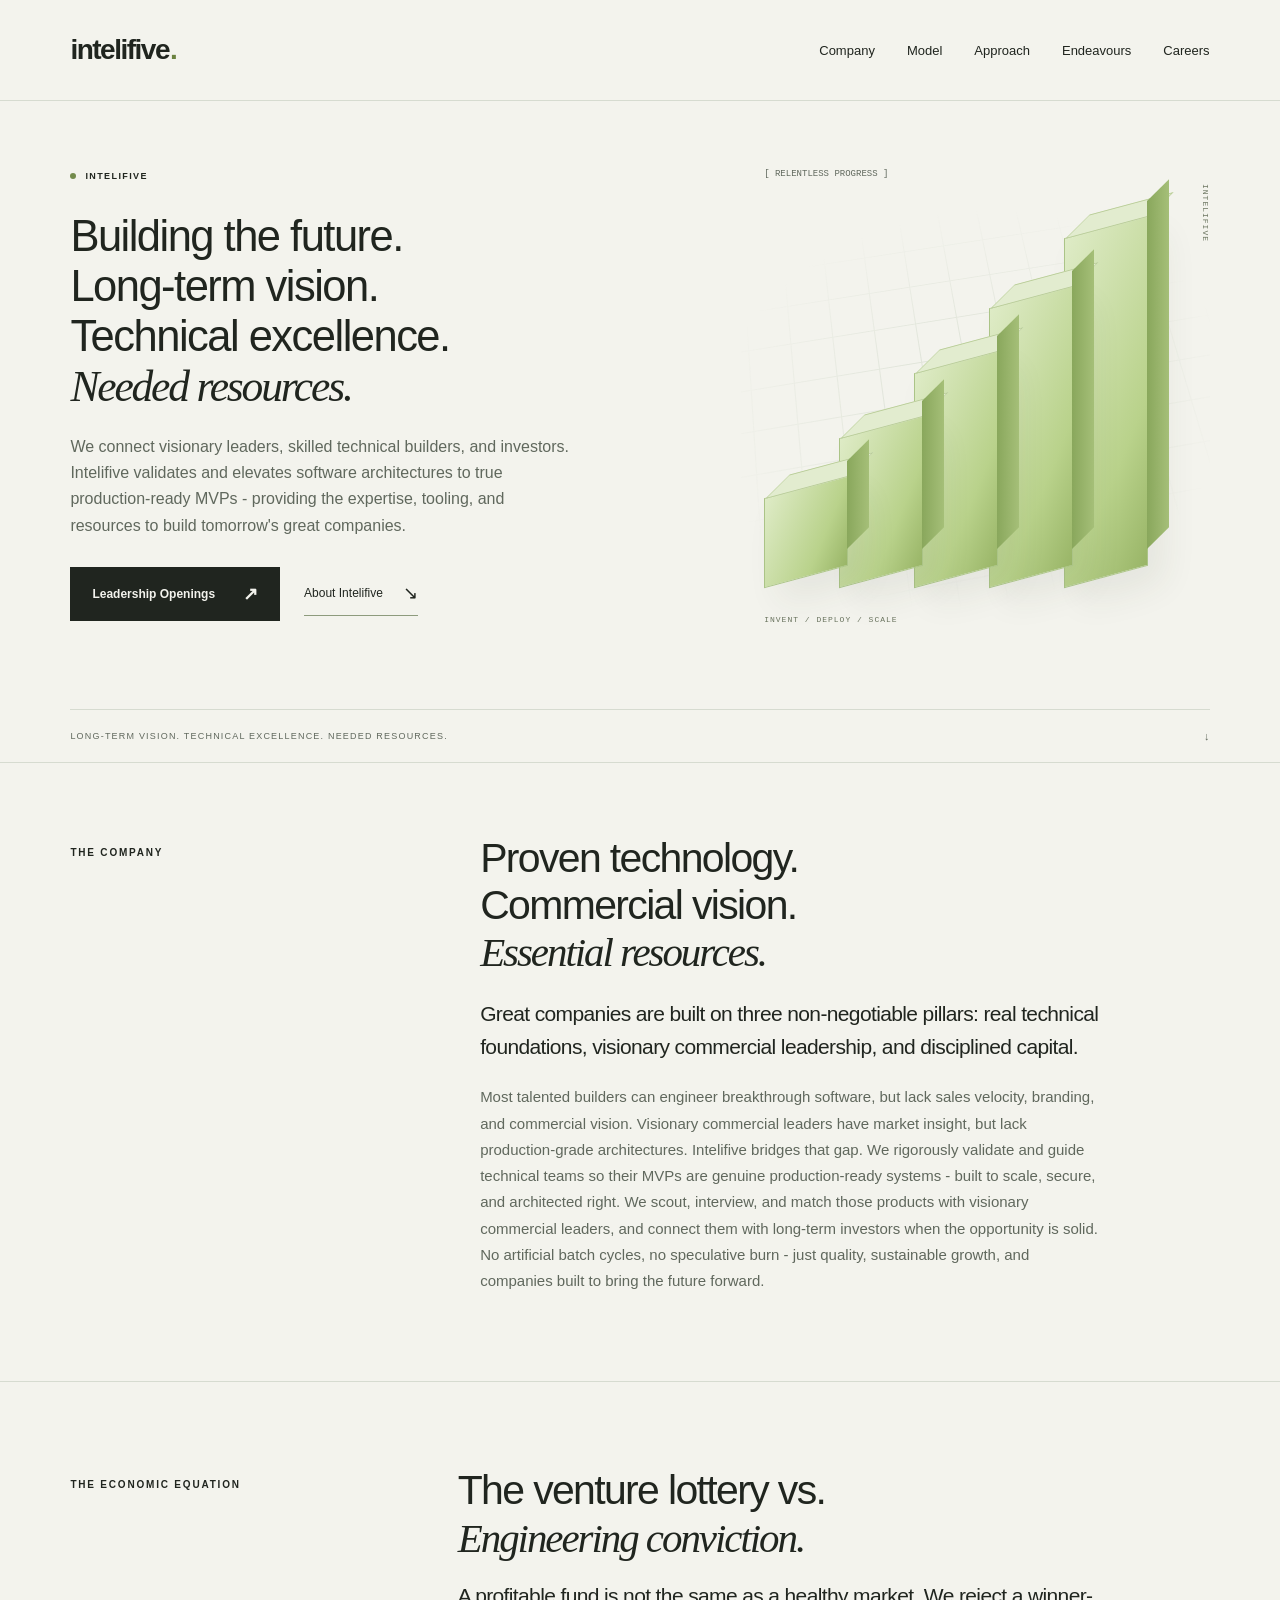
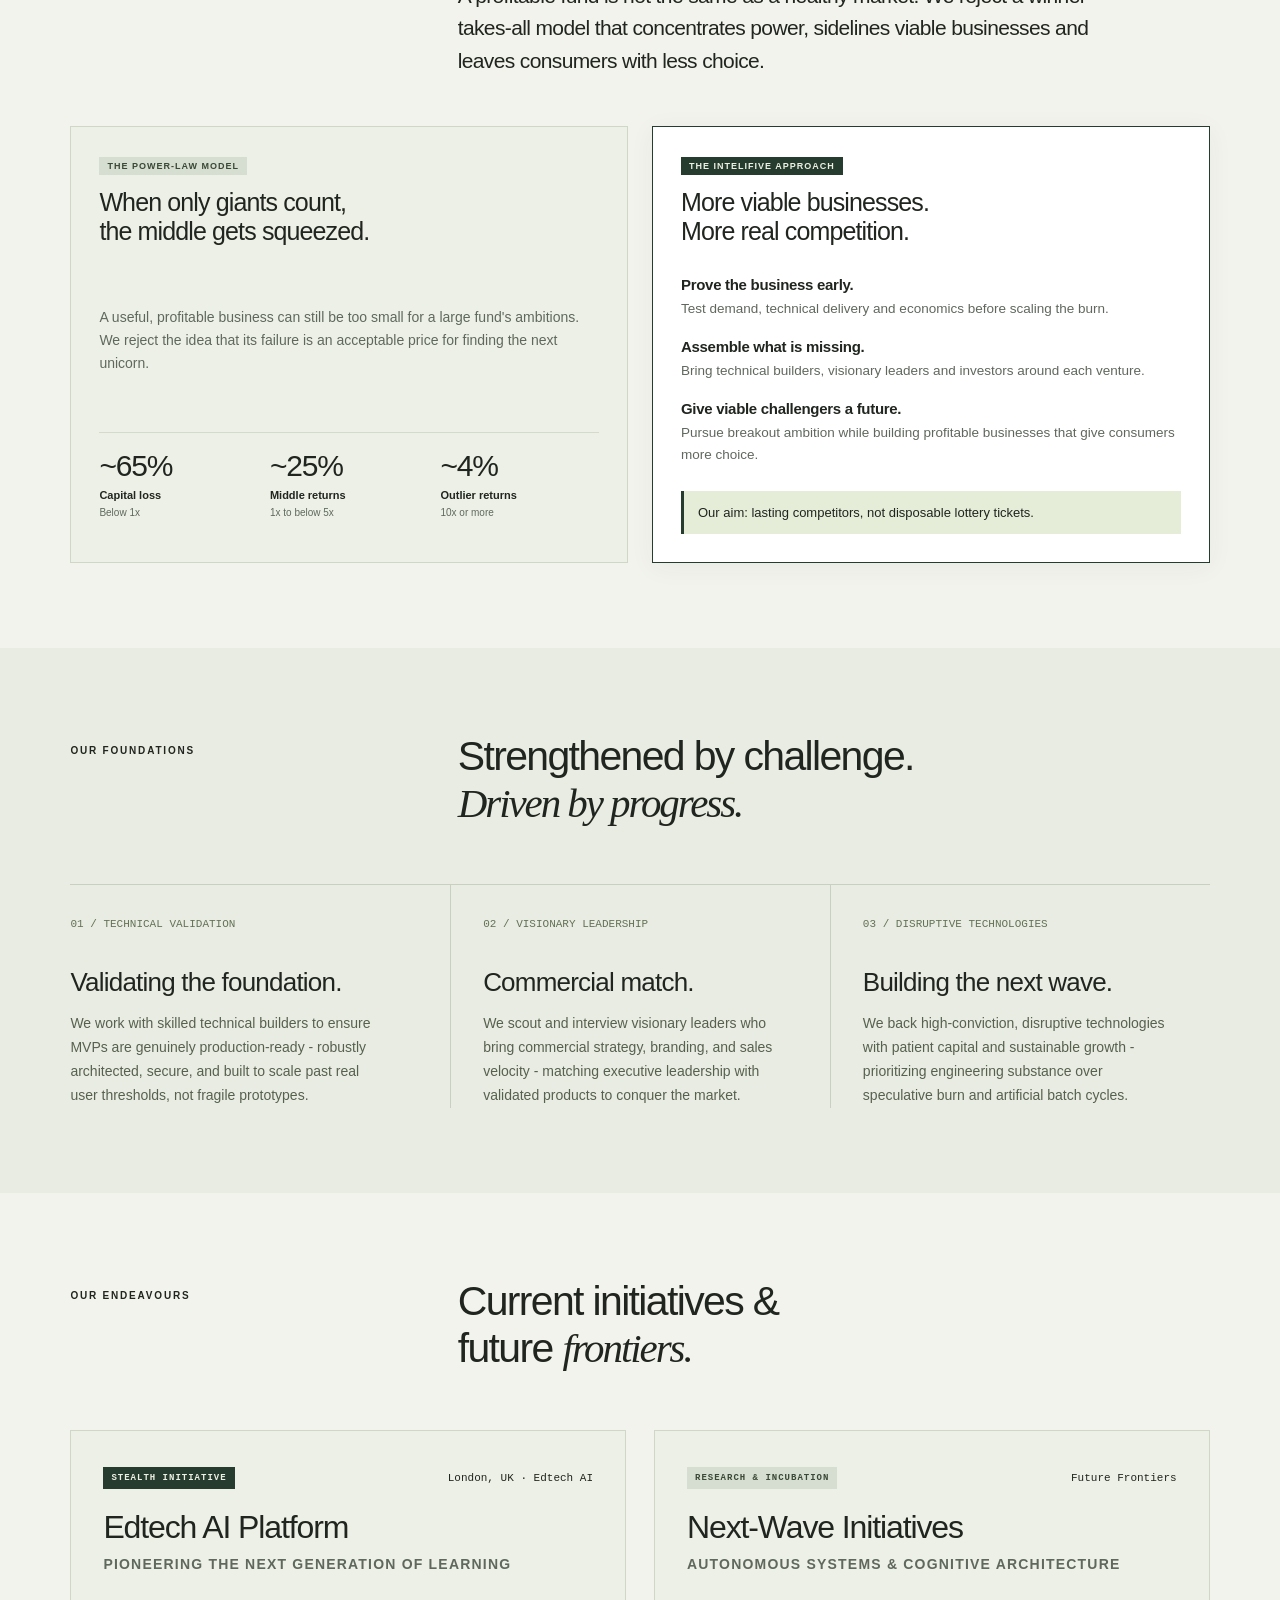
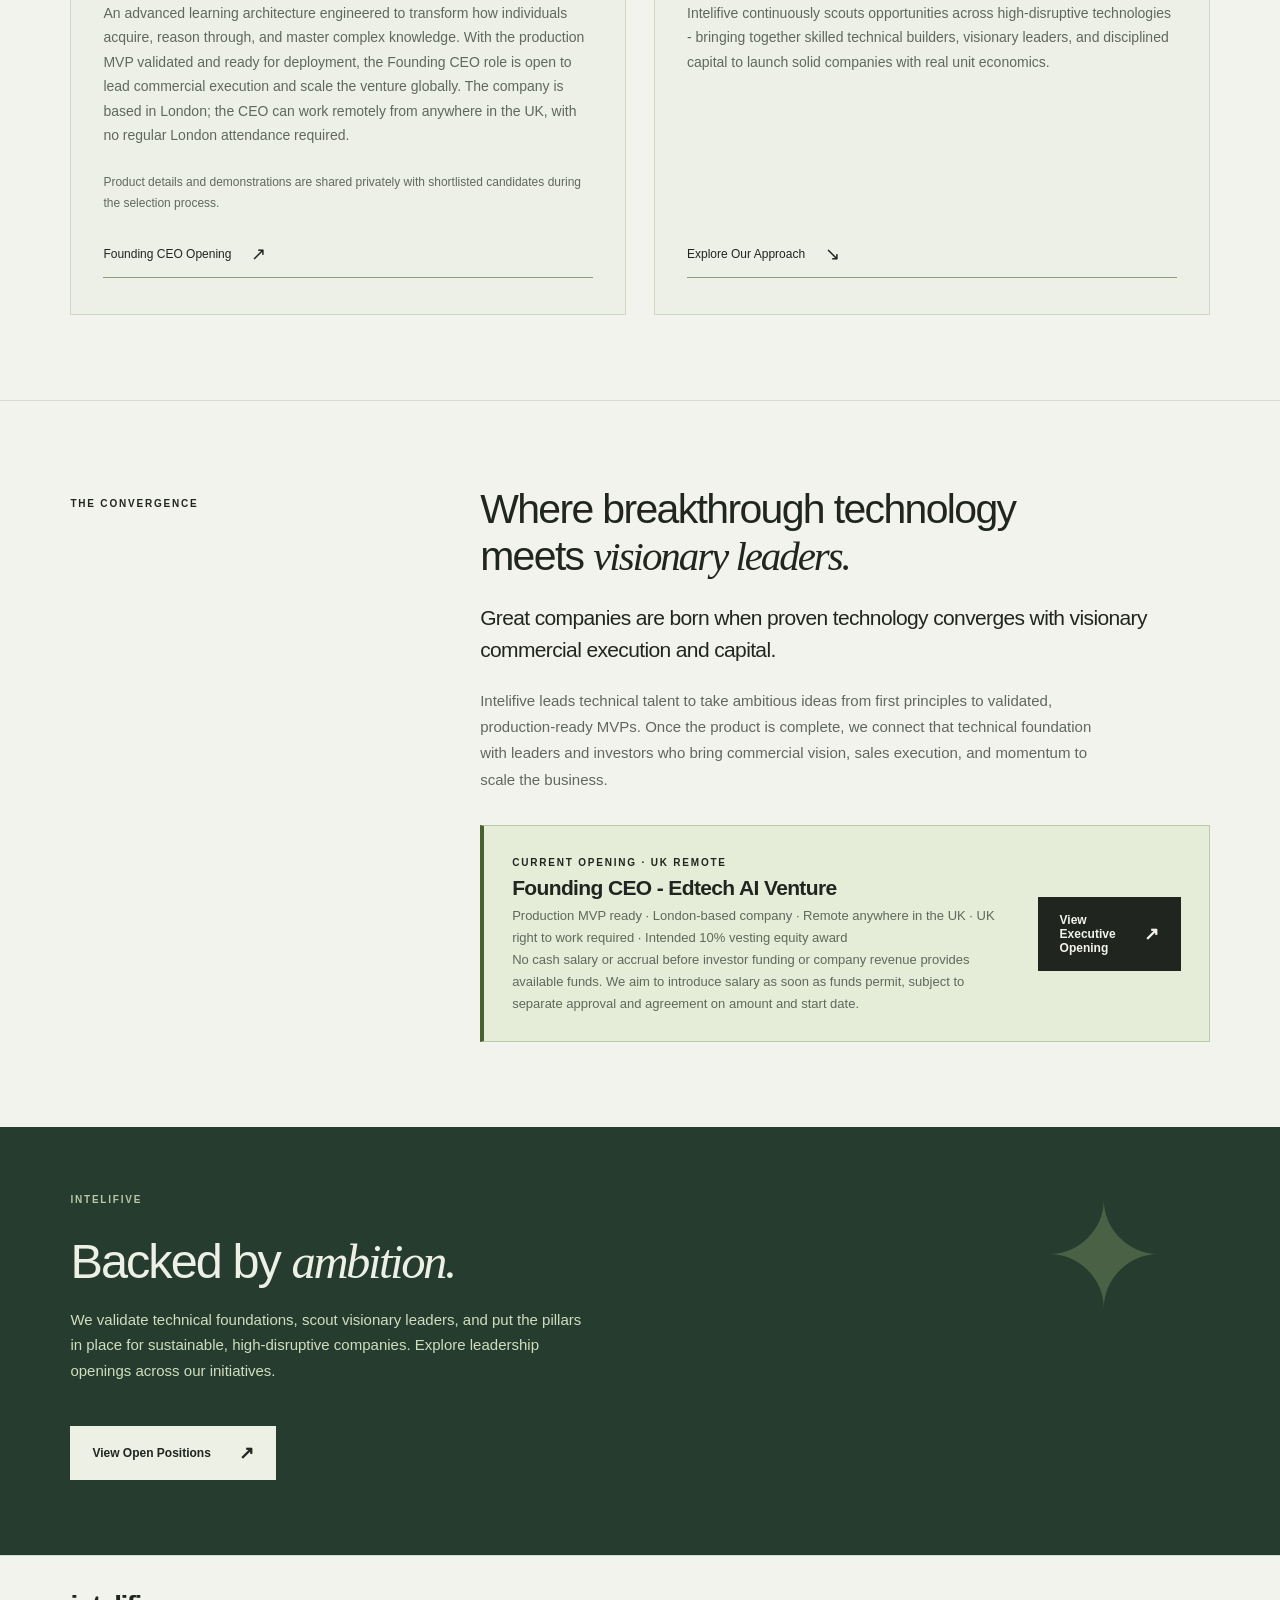
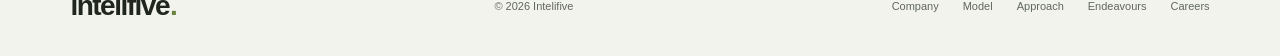
<file: index.html>
<!doctype html>
<html lang="en">
<head>
  <meta charset="utf-8">
  <meta name="viewport" content="width=device-width, initial-scale=1">
  <title>Intelifive | Building the Future</title>
  <meta name="description" content="Intelifive connects visionary leaders, skilled technical builders, and investors - validating production-ready foundations and putting the pillars in place for future great companies.">
  <meta name="theme-color" content="#f3f3ed">
  <link rel="canonical" href="https://intelifive.com/">
  <link rel="icon" href="assets/favicon.svg" type="image/svg+xml">
  <link rel="stylesheet" href="assets/site.css">
  <meta property="og:type" content="website">
  <meta property="og:site_name" content="Intelifive">
  <meta property="og:locale" content="en_GB">
  <meta property="og:title" content="Intelifive | Building the Future">
  <meta property="og:description" content="Intelifive connects visionary leaders, skilled technical builders, and investors - validating production-ready foundations and putting the pillars in place for future great companies.">
  <meta property="og:url" content="https://intelifive.com/">
  <meta property="og:image" content="https://intelifive.com/assets/social.png">
  <meta property="og:image:width" content="1200">
  <meta property="og:image:height" content="630">
  <meta property="og:image:alt" content="Intelifive. Building the future through vision and technical excellence.">
  <meta name="twitter:card" content="summary_large_image">
  <meta name="twitter:title" content="Intelifive | Building the Future">
  <meta name="twitter:description" content="Intelifive connects visionary leaders, skilled technical builders, and investors - validating production-ready foundations and putting the pillars in place for future great companies.">
  <meta name="twitter:image" content="https://intelifive.com/assets/social.png">
  <script type="application/ld+json">
  {
    "@context": "https://schema.org",
    "@graph": [
      {
        "@type": "Organization",
        "@id": "https://intelifive.com/#organization",
        "name": "Intelifive",
        "url": "https://intelifive.com/",
        "description": "Connecting visionary leaders, skilled technical builders, and investors to validate production-ready foundations and build future great companies."
      },
      {
        "@type": "WebSite",
        "name": "Intelifive",
        "url": "https://intelifive.com/",
        "publisher": {
          "@id": "https://intelifive.com/#organization"
        }
      }
    ]
  }
  </script>
</head>
<body>
  <a class="skip" href="#main">Skip to content</a>
  <header>
    <a class="brand" href="index.html" aria-label="Intelifive home">intelifive<span class="dot">.</span></a>
    <nav aria-label="Main navigation">
      <a href="#about">Company</a>
      <a href="#model">Model</a>
      <a href="#approach">Approach</a>
      <a href="#endeavours">Endeavours</a>
      <a href="careers/index.html">Careers</a>
    </nav>
  </header>

  <main id="main">
    <section class="hero">
      <div class="hero-copy">
        <p class="eyebrow"><span class="status"></span> INTELIFIVE</p>
        <h1>Building the future.<br>Long-term vision.<br>Technical excellence.<br><em>Needed resources.</em></h1>
        <p class="intro">We connect visionary leaders, skilled technical builders, and investors. Intelifive validates and elevates software architectures to true production-ready MVPs - providing the expertise, tooling, and resources to build tomorrow's great companies.</p>
        <div class="hero-actions">
          <a class="button" href="careers/index.html">Leadership Openings <span>↗</span></a>
          <a class="text-link" href="#about">About Intelifive <span aria-hidden="true">↘</span></a>
        </div>
      </div>
      <div class="sculpture" aria-hidden="true">
        <div class="grid"></div>
        <div class="pillar p1"></div>
        <div class="pillar p2"></div>
        <div class="pillar p3"></div>
        <div class="pillar p4"></div>
        <div class="pillar p5"></div>
        <span class="diagram-label dl1">INVENT / DEPLOY / SCALE</span>
        <span class="diagram-label dl2">INTELIFIVE</span>
        <span class="coordinate">[ RELENTLESS PROGRESS ]</span>
      </div>
      <div class="hero-bottom">
        <span>LONG-TERM VISION. TECHNICAL EXCELLENCE. NEEDED RESOURCES.</span>
        <a href="#about">↓</a>
      </div>
    </section>

    <section id="about" class="section split company-section">
      <p class="eyebrow">THE COMPANY</p>
      <div>
        <h2>Proven technology.<br>Commercial vision.<br><em>Essential resources.</em></h2>
        <p class="large">Great companies are built on three non-negotiable pillars: real technical foundations, visionary commercial leadership, and disciplined capital.</p>
        <p class="body-copy">Most talented builders can engineer breakthrough software, but lack sales velocity, branding, and commercial vision. Visionary commercial leaders have market insight, but lack production-grade architectures. Intelifive bridges that gap. We rigorously validate and guide technical teams so their MVPs are genuine production-ready systems - built to scale, secure, and architected right. We scout, interview, and match those products with visionary commercial leaders, and connect them with long-term investors when the opportunity is solid. No artificial batch cycles, no speculative burn - just quality, sustainable growth, and companies built to bring the future forward.</p>
      </div>
    </section>

    <section id="model" class="section model-section model-compact">
      <div class="section-heading model-heading">
        <p class="eyebrow">THE ECONOMIC EQUATION</p>
        <div class="heading-wrapper">
          <h2>The venture lottery vs.<br><em>Engineering conviction.</em></h2>
          <p class="large">A profitable fund is not the same as a healthy market. We reject a winner-takes-all model that concentrates power, sidelines viable businesses and leaves consumers with less choice.</p>
        </div>
      </div>

      <div class="comparison-grid">
        <div class="comparison-card traditional-card">
          <div class="card-top">
            <span class="badge badge-muted">THE POWER-LAW MODEL</span>
            <h3>When only giants count,<br>the middle gets squeezed.</h3>
          </div>
          <p class="compact-thesis">A useful, profitable business can still be too small for a large fund's ambitions. We reject the idea that its failure is an acceptable price for finding the next unicorn.</p>
          <dl class="compact-metrics">
            <div><dt>~65%</dt><dd>Capital loss<span>Below 1x</span></dd></div>
            <div><dt>~25%</dt><dd>Middle returns<span>1x to below 5x</span></dd></div>
            <div><dt>~4%</dt><dd>Outlier returns<span>10x or more</span></dd></div>
          </dl>
        </div>

        <div class="comparison-card intelifive-card">
          <div class="card-top">
            <span class="badge">THE INTELIFIVE APPROACH</span>
            <h3>More viable businesses.<br>More real competition.</h3>
          </div>
          <div class="compact-differentiators">
            <div class="point-item"><h4>Prove the business early.</h4><p>Test demand, technical delivery and economics before scaling the burn.</p></div>
            <div class="point-item"><h4>Assemble what is missing.</h4><p>Bring technical builders, visionary leaders and investors around each venture.</p></div>
            <div class="point-item"><h4>Give viable challengers a future.</h4><p>Pursue breakout ambition while building profitable businesses that give consumers more choice.</p></div>
          </div>
          <p class="compact-conviction">Our aim: lasting competitors, not disposable lottery tickets.</p>
        </div>
      </div>
    </section>

    <section id="approach" class="section approach">
      <div class="section-heading">
        <p class="eyebrow">OUR FOUNDATIONS</p>
        <h2>Strengthened by challenge.<br><em>Driven by progress.</em></h2>
      </div>
      <div class="principles">
        <article>
          <span class="number">01 / TECHNICAL VALIDATION</span>
          <h3>Validating the foundation.</h3>
          <p>We work with skilled technical builders to ensure MVPs are genuinely production-ready - robustly architected, secure, and built to scale past real user thresholds, not fragile prototypes.</p>
        </article>
        <article>
          <span class="number">02 / VISIONARY LEADERSHIP</span>
          <h3>Commercial match.</h3>
          <p>We scout and interview visionary leaders who bring commercial strategy, branding, and sales velocity - matching executive leadership with validated products to conquer the market.</p>
        </article>
        <article>
          <span class="number">03 / DISRUPTIVE TECHNOLOGIES</span>
          <h3>Building the next wave.</h3>
          <p>We back high-conviction, disruptive technologies with patient capital and sustainable growth - prioritizing engineering substance over speculative burn and artificial batch cycles.</p>
        </article>
      </div>
    </section>

    <section id="endeavours" class="section">
      <div class="section-heading">
        <p class="eyebrow">OUR ENDEAVOURS</p>
        <h2>Current initiatives &amp;<br>future <em>frontiers.</em></h2>
      </div>
      <div class="portfolio-grid">
        <div class="portfolio-card">
          <div>
            <div class="portfolio-meta">
              <span class="badge">STEALTH INITIATIVE</span>
              <span>London, UK · Edtech AI</span>
            </div>
            <h3>Edtech AI Platform</h3>
            <p class="portfolio-tagline">Pioneering the Next Generation of Learning</p>
            <p>An advanced learning architecture engineered to transform how individuals acquire, reason through, and master complex knowledge. With the production MVP validated and ready for deployment, the Founding CEO role is open to lead commercial execution and scale the venture globally. The company is based in London; the CEO can work remotely from anywhere in the UK, with no regular London attendance required.</p>
            <p class="note" style="margin-top:0;margin-bottom:20px;font-size:12px;">Product details and demonstrations are shared privately with shortlisted candidates during the selection process.</p>
          </div>
          <a class="text-link" href="careers/founding-ceo/index.html">Founding CEO Opening <span aria-hidden="true">↗</span></a>
        </div>
        <div class="portfolio-card">
          <div>
            <div class="portfolio-meta">
              <span class="badge badge-muted">RESEARCH &amp; INCUBATION</span>
              <span>Future Frontiers</span>
            </div>
            <h3>Next-Wave Initiatives</h3>
            <p class="portfolio-tagline">Autonomous Systems &amp; Cognitive Architecture</p>
            <p>Intelifive continuously scouts opportunities across high-disruptive technologies - bringing together skilled technical builders, visionary leaders, and disciplined capital to launch solid companies with real unit economics.</p>
          </div>
          <a class="text-link" href="#about">Explore Our Approach <span aria-hidden="true">↘</span></a>
        </div>
      </div>
    </section>

    <section id="leadership" class="section split">
      <p class="eyebrow">THE CONVERGENCE</p>
      <div>
        <h2>Where breakthrough technology<br>meets <em>visionary leaders.</em></h2>
        <p class="large">Great companies are born when proven technology converges with visionary commercial execution and capital.</p>
        <p class="body-copy">Intelifive leads technical talent to take ambitious ideas from first principles to validated, production-ready MVPs. Once the product is complete, we connect that technical foundation with leaders and investors who bring commercial vision, sales execution, and momentum to scale the business.</p>
        <div class="hiring-callout">
          <div class="hiring-info">
            <span class="eyebrow">CURRENT OPENING · UK REMOTE</span>
            <h4>Founding CEO - Edtech AI Venture</h4>
            <p>Production MVP ready · London-based company · Remote anywhere in the UK · UK right to work required · Intended 10% vesting equity award</p>
            <p>No cash salary or accrual before investor funding or company revenue provides available funds. We aim to introduce salary as soon as funds permit, subject to separate approval and agreement on amount and start date.</p>
          </div>
          <a class="button" href="careers/founding-ceo/index.html">View Executive Opening <span>↗</span></a>
        </div>
      </div>
    </section>

    <section class="closing">
      <p class="eyebrow">INTELIFIVE</p>
      <h2>Backed by <em>ambition.</em></h2>
      <p class="closing-sub">We validate technical foundations, scout visionary leaders, and put the pillars in place for sustainable, high-disruptive companies. Explore leadership openings across our initiatives.</p>
      <a class="button closing-btn" href="careers/index.html">View Open Positions <span>↗</span></a>
      <span aria-hidden="true">✦</span>
    </section>
  </main>

  <footer class="compact-footer">
    <a class="brand" href="index.html">intelifive<span class="dot">.</span></a>
    <span>© 2026 Intelifive</span>
    <nav class="footer-nav">
      <a href="#about">Company</a>
      <a href="#model">Model</a>
      <a href="#approach">Approach</a>
      <a href="#endeavours">Endeavours</a>
      <a href="careers/index.html">Careers</a>
    </nav>
  </footer>
</body>
</html>
</file>
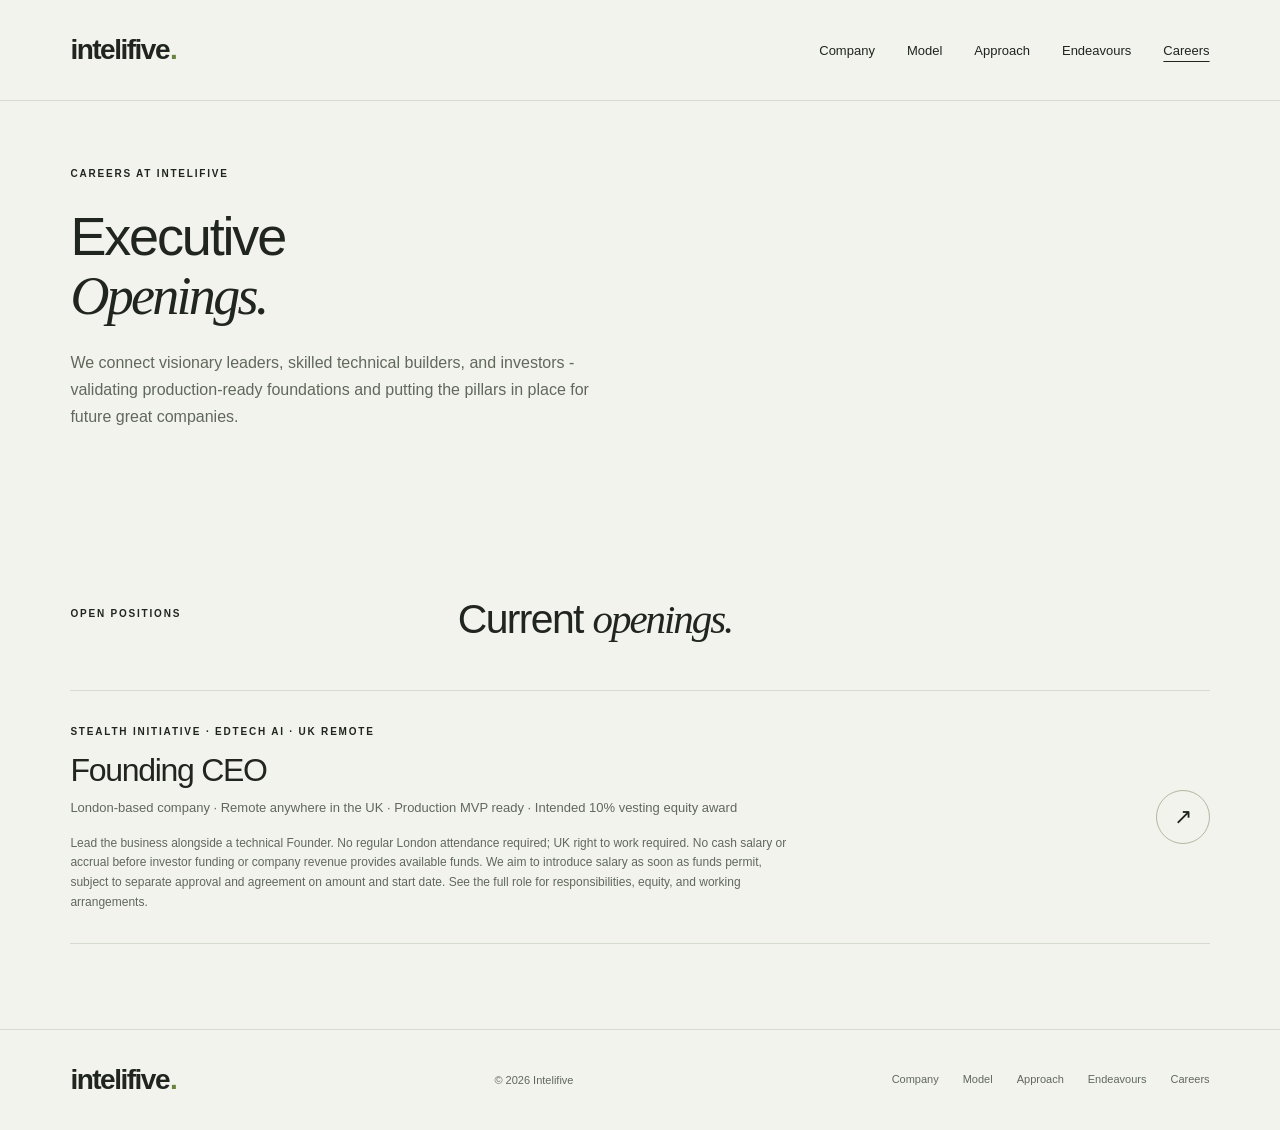
<file: careers/index.html>
<!doctype html>
<html lang="en">
<head>
  <meta charset="utf-8">
  <meta name="viewport" content="width=device-width, initial-scale=1">
  <title>Leadership Openings | Intelifive</title>
  <meta name="description" content="Explore Intelifive's Founding CEO opening for an Edtech AI venture. London-based company, UK remote role. Intended 10% vesting equity; pre-funding, no cash salary.">
  <meta name="theme-color" content="#f3f3ed">
  <link rel="canonical" href="https://intelifive.com/careers/">
  <link rel="icon" href="../assets/favicon.svg" type="image/svg+xml">
  <link rel="stylesheet" href="../assets/site.css">
  <meta property="og:type" content="website">
  <meta property="og:site_name" content="Intelifive">
  <meta property="og:locale" content="en_GB">
  <meta property="og:title" content="Leadership Openings | Intelifive">
  <meta property="og:description" content="Explore Intelifive's Founding CEO opening for an Edtech AI venture. London-based company, UK remote role. Intended 10% vesting equity; pre-funding, no cash salary.">
  <meta property="og:url" content="https://intelifive.com/careers/">
  <meta property="og:image" content="https://intelifive.com/assets/social.png">
  <meta property="og:image:width" content="1200">
  <meta property="og:image:height" content="630">
  <meta property="og:image:alt" content="Intelifive. Ambition. Engineered.">
  <meta name="twitter:card" content="summary_large_image">
  <meta name="twitter:title" content="Leadership Openings | Intelifive">
  <meta name="twitter:description" content="Explore Intelifive's Founding CEO opening for an Edtech AI venture. London-based company, UK remote role. Intended 10% vesting equity; pre-funding, no cash salary.">
  <meta name="twitter:image" content="https://intelifive.com/assets/social.png">
  <script type="application/ld+json">
  {
    "@context": "https://schema.org",
    "@graph": [
      {
        "@type": "Organization",
        "@id": "https://intelifive.com/#organization",
        "name": "Intelifive",
        "url": "https://intelifive.com/"
      },
      {
        "@type": "WebSite",
        "name": "Intelifive",
        "url": "https://intelifive.com/",
        "publisher": {
          "@id": "https://intelifive.com/#organization"
        }
      }
    ]
  }
  </script>
</head>
<body>
  <a class="skip" href="#main">Skip to content</a>
  <header>
    <a class="brand" href="../index.html" aria-label="Intelifive home">intelifive<span class="dot">.</span></a>
    <nav aria-label="Main navigation">
      <a href="../index.html#about">Company</a>
      <a href="../index.html#model">Model</a>
      <a href="../index.html#approach">Approach</a>
      <a href="../index.html#endeavours">Endeavours</a>
      <a href="index.html" aria-current="page">Careers</a>
    </nav>
  </header>

  <main id="main">
    <section class="page-hero">
      <p class="eyebrow">CAREERS AT INTELIFIVE</p>
      <h1>Executive<br><em>Openings.</em></h1>
      <p class="intro">We connect visionary leaders, skilled technical builders, and investors - validating production-ready foundations and putting the pillars in place for future great companies.</p>
    </section>

    <section class="section">
      <div class="section-heading">
        <p class="eyebrow">OPEN POSITIONS</p>
        <h2>Current <em>openings.</em></h2>
      </div>
      <a class="job" href="founding-ceo/index.html">
        <div>
          <span class="eyebrow">STEALTH INITIATIVE · EDTECH AI · UK REMOTE</span>
          <h3>Founding CEO</h3>
          <p class="job-meta">London-based company · Remote anywhere in the UK · Production MVP ready · Intended 10% vesting equity award</p>
          <p class="note">Lead the business alongside a technical Founder. No regular London attendance required; UK right to work required. No cash salary or accrual before investor funding or company revenue provides available funds. We aim to introduce salary as soon as funds permit, subject to separate approval and agreement on amount and start date. See the full role for responsibilities, equity, and working arrangements.</p>
        </div>
        <span class="round" aria-hidden="true">↗</span>
      </a>
    </section>
  </main>

  <footer class="compact-footer">
    <a class="brand" href="../index.html">intelifive<span class="dot">.</span></a>
    <span>© 2026 Intelifive</span>
    <nav class="footer-nav">
      <a href="../index.html#about">Company</a>
      <a href="../index.html#model">Model</a>
      <a href="../index.html#approach">Approach</a>
      <a href="../index.html#endeavours">Endeavours</a>
      <a href="index.html">Careers</a>
    </nav>
  </footer>
</body>
</html>
</file>
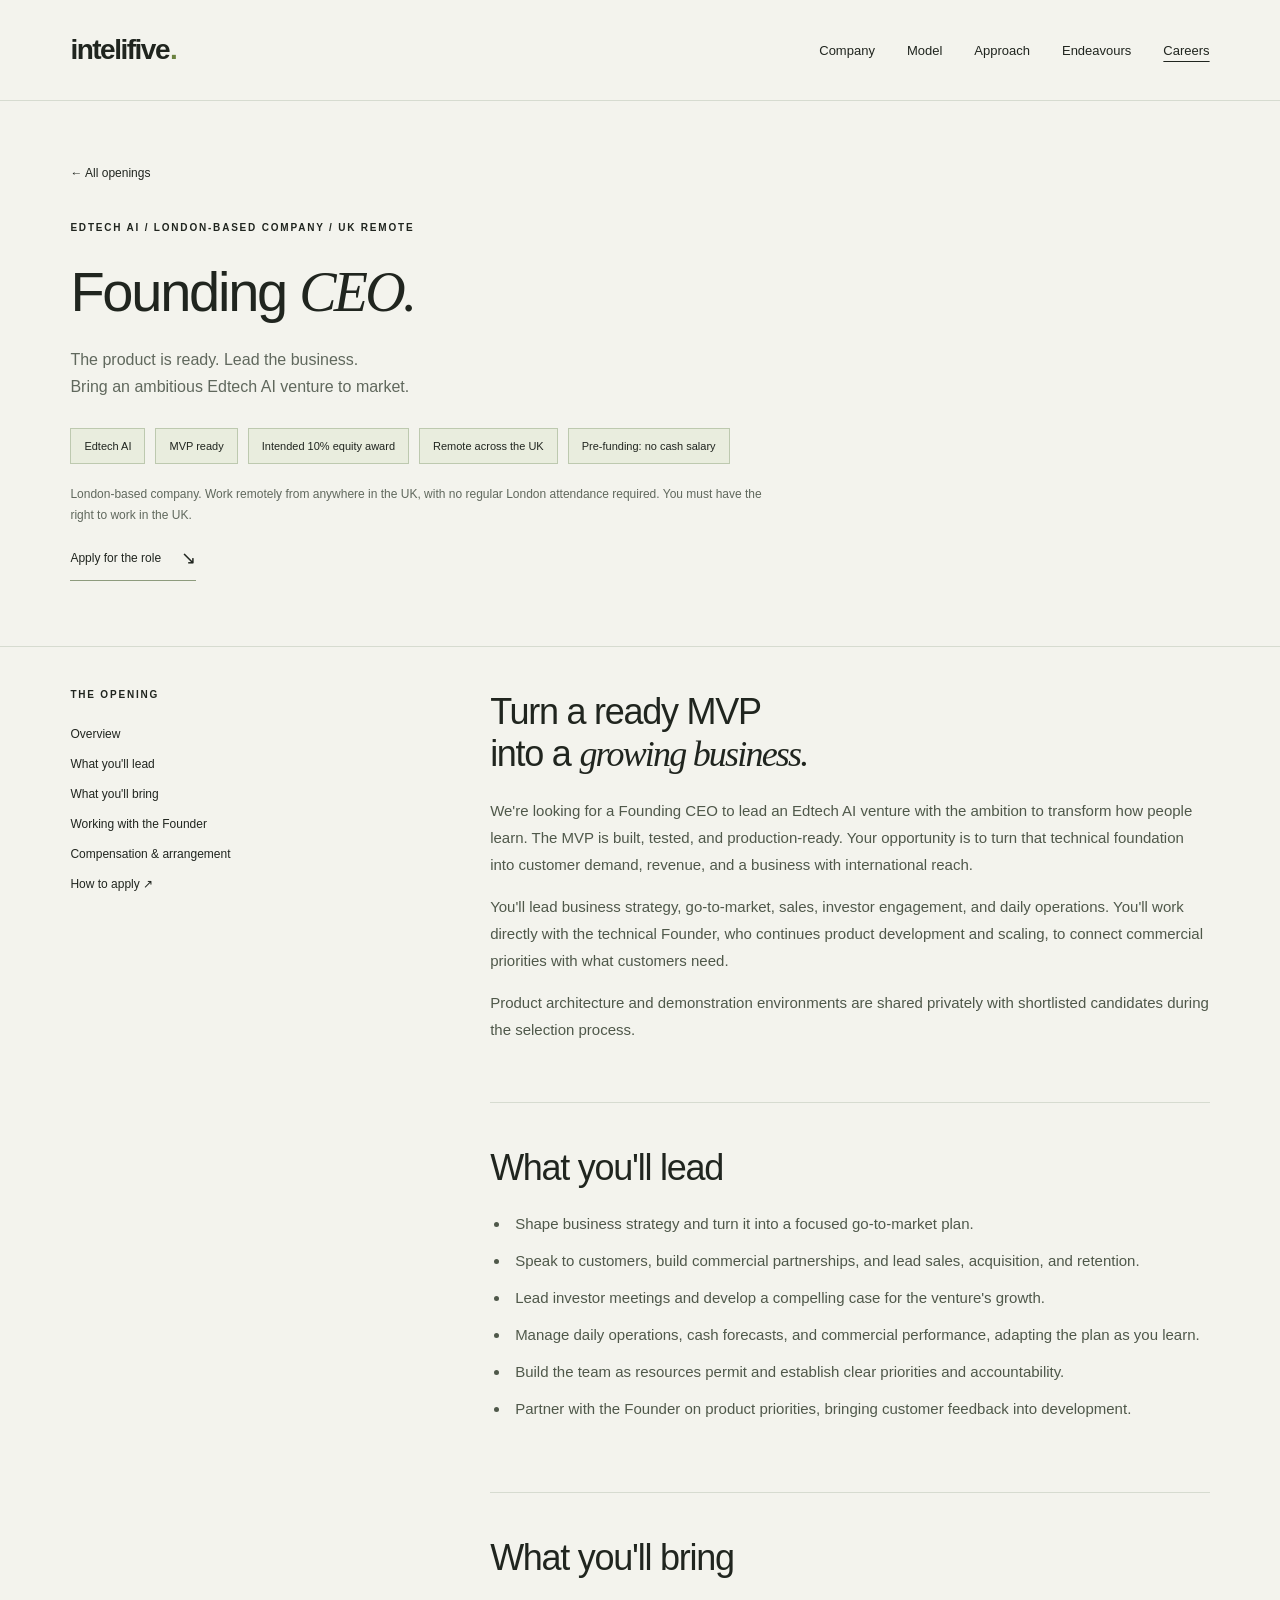
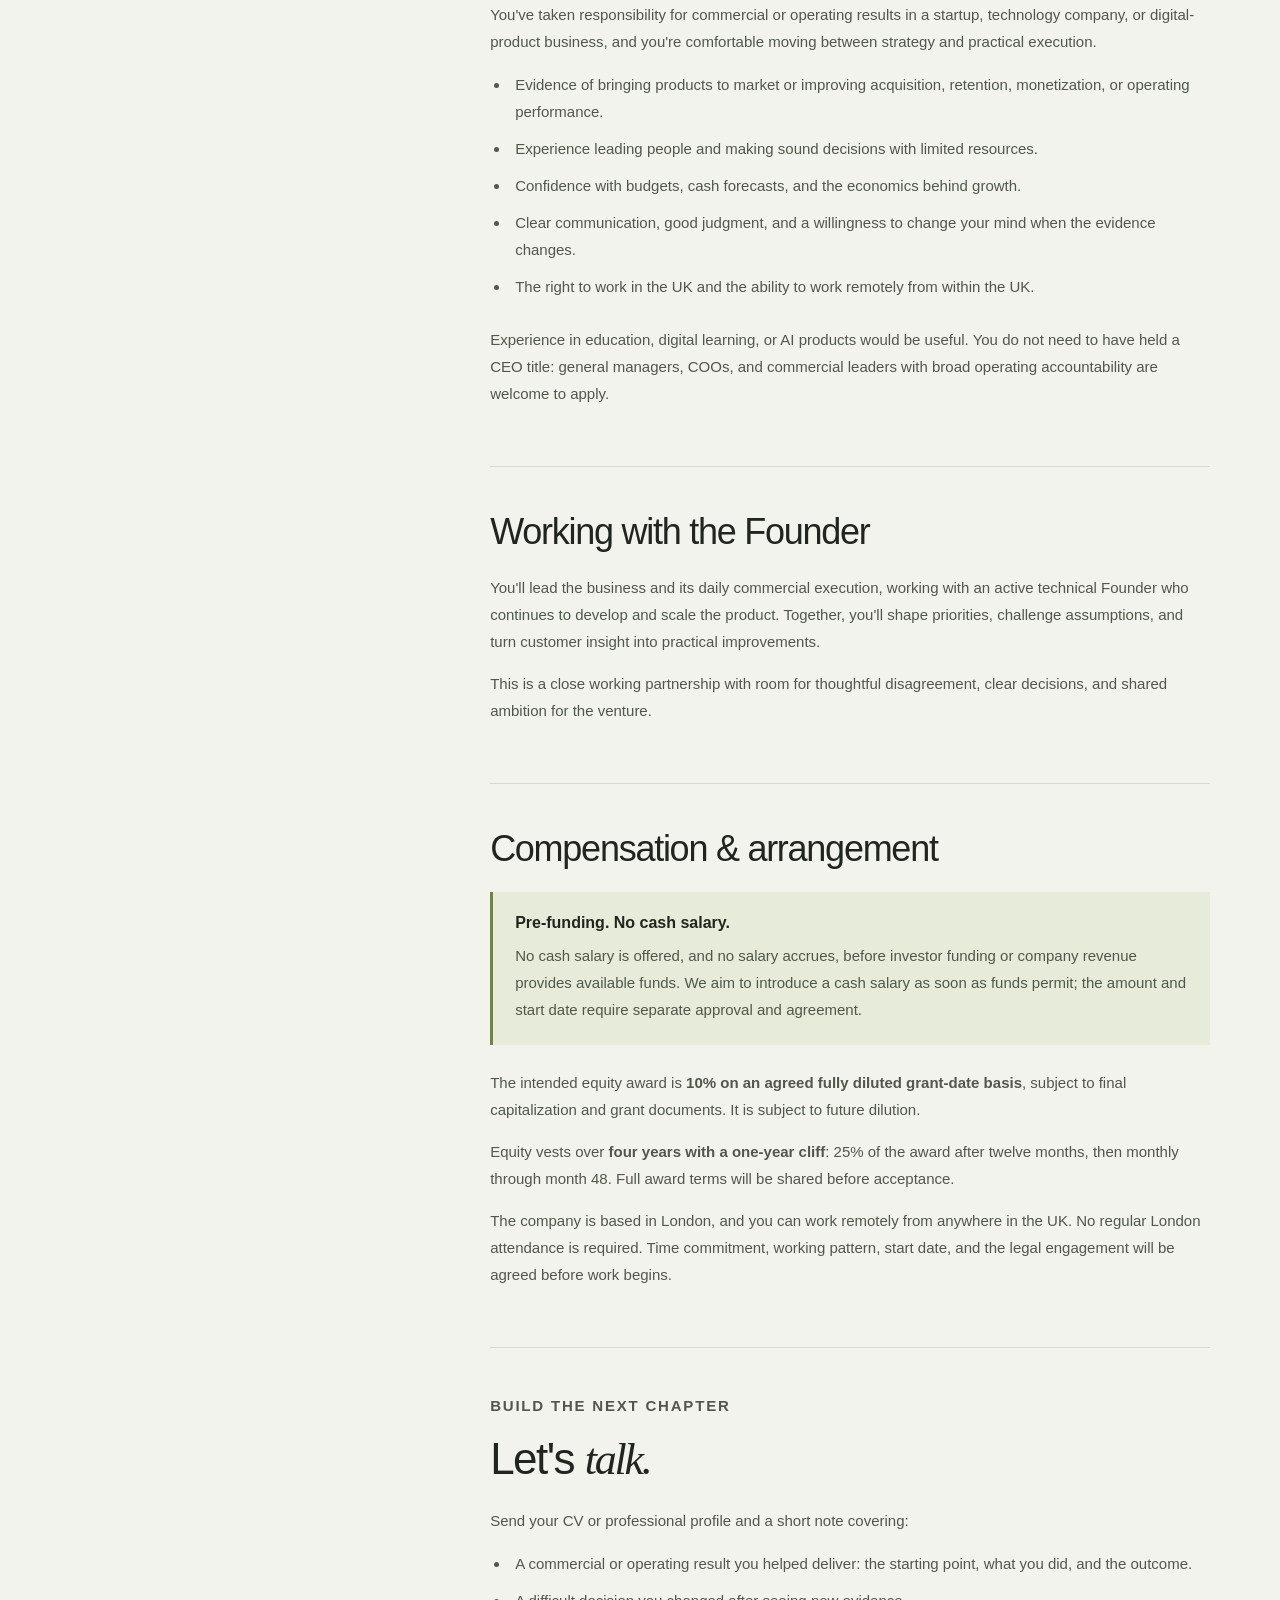
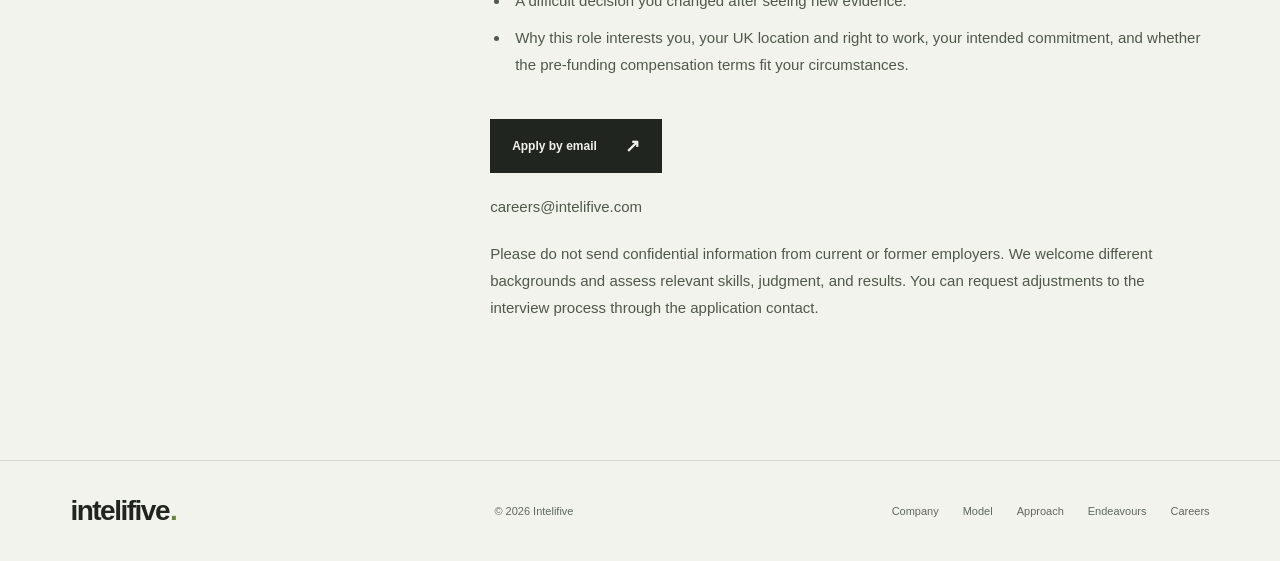
<file: careers/founding-ceo/index.html>
<!doctype html>
<html lang="en">
<head>
  <meta charset="utf-8">
  <meta name="viewport" content="width=device-width, initial-scale=1">
  <title>Founding CEO - Edtech AI | UK Remote | Intelifive</title>
  <meta name="description" content="Lead an Edtech AI venture with a production-ready MVP. London-based company, UK remote role. Intended 10% vesting equity; no cash salary before available funds.">
  <meta name="theme-color" content="#f3f3ed">
  <link rel="canonical" href="https://intelifive.com/careers/founding-ceo/">
  <link rel="icon" href="../../assets/favicon.svg" type="image/svg+xml">
  <link rel="stylesheet" href="../../assets/site.css">
  <meta property="og:type" content="website">
  <meta property="og:site_name" content="Intelifive">
  <meta property="og:locale" content="en_GB">
  <meta property="og:title" content="Founding CEO - Edtech AI | UK Remote | Intelifive">
  <meta property="og:description" content="Lead an Edtech AI venture with a production-ready MVP. London-based company, UK remote role. Intended 10% vesting equity; no cash salary before available funds.">
  <meta property="og:url" content="https://intelifive.com/careers/founding-ceo/">
  <meta property="og:image" content="https://intelifive.com/assets/social.png">
  <meta property="og:image:width" content="1200">
  <meta property="og:image:height" content="630">
  <meta property="og:image:alt" content="Intelifive. Ambition. Engineered.">
  <meta name="twitter:card" content="summary_large_image">
  <meta name="twitter:title" content="Founding CEO - Edtech AI | UK Remote | Intelifive">
  <meta name="twitter:description" content="Lead an Edtech AI venture with a production-ready MVP. London-based company, UK remote role. Intended 10% vesting equity; no cash salary before available funds.">
  <meta name="twitter:image" content="https://intelifive.com/assets/social.png">
  <script type="application/ld+json">
  {
    "@context": "https://schema.org",
    "@graph": [
      {
        "@type": "Organization",
        "@id": "https://intelifive.com/#organization",
        "name": "Intelifive",
        "url": "https://intelifive.com/"
      },
      {
        "@type": "WebSite",
        "name": "Intelifive",
        "url": "https://intelifive.com/",
        "publisher": {
          "@id": "https://intelifive.com/#organization"
        }
      }
    ]
  }
  </script>
</head>
<body>
  <a class="skip" href="#main">Skip to content</a>
  <header>
    <a class="brand" href="../../index.html" aria-label="Intelifive home">intelifive<span class="dot">.</span></a>
    <nav aria-label="Main navigation">
      <a href="../../index.html#about">Company</a>
      <a href="../../index.html#model">Model</a>
      <a href="../../index.html#approach">Approach</a>
      <a href="../../index.html#endeavours">Endeavours</a>
      <a href="../index.html" aria-current="page">Careers</a>
    </nav>
  </header>

  <main id="main">
    <section class="page-hero role-hero">
      <a class="back" href="../index.html">← All openings</a>
      <p class="eyebrow">EDTECH AI / LONDON-BASED COMPANY / UK REMOTE</p>
      <h1>Founding <em>CEO.</em></h1>
      <p class="intro">The product is ready. Lead the business.<br>Bring an ambitious Edtech AI venture to market.</p>
      <div class="tags">
        <span>Edtech AI</span>
        <span>MVP ready</span>
        <span>Intended 10% equity award</span>
        <span>Remote across the UK</span>
        <span>Pre-funding: no cash salary</span>
      </div>
      <p class="note">London-based company. Work remotely from anywhere in the UK, with no regular London attendance required. You must have the right to work in the UK.</p>
      <a class="text-link" href="#apply">Apply for the role <span aria-hidden="true">↘</span></a>
    </section>

    <div class="role-layout">
      <aside>
        <p class="eyebrow">THE OPENING</p>
        <a href="#opportunity">Overview</a>
        <a href="#responsibilities">What you'll lead</a>
        <a href="#profile">What you'll bring</a>
        <a href="#founder">Working with the Founder</a>
        <a href="#terms">Compensation &amp; arrangement</a>
        <a href="#apply">How to apply ↗</a>
      </aside>

      <div class="role-content">
        <section id="opportunity">
          <h2>Turn a ready MVP<br>into a <em>growing business.</em></h2>
          <p>We're looking for a Founding CEO to lead an Edtech AI venture with the ambition to transform how people learn. The MVP is built, tested, and production-ready. Your opportunity is to turn that technical foundation into customer demand, revenue, and a business with international reach.</p>
          <p>You'll lead business strategy, go-to-market, sales, investor engagement, and daily operations. You'll work directly with the technical Founder, who continues product development and scaling, to connect commercial priorities with what customers need.</p>
          <p>Product architecture and demonstration environments are shared privately with shortlisted candidates during the selection process.</p>
        </section>

        <section id="responsibilities">
          <h2>What you'll lead</h2>
          <ul>
            <li>Shape business strategy and turn it into a focused go-to-market plan.</li>
            <li>Speak to customers, build commercial partnerships, and lead sales, acquisition, and retention.</li>
            <li>Lead investor meetings and develop a compelling case for the venture's growth.</li>
            <li>Manage daily operations, cash forecasts, and commercial performance, adapting the plan as you learn.</li>
            <li>Build the team as resources permit and establish clear priorities and accountability.</li>
            <li>Partner with the Founder on product priorities, bringing customer feedback into development.</li>
          </ul>
        </section>

        <section id="profile">
          <h2>What you'll bring</h2>
          <p>You've taken responsibility for commercial or operating results in a startup, technology company, or digital-product business, and you're comfortable moving between strategy and practical execution.</p>
          <ul>
            <li>Evidence of bringing products to market or improving acquisition, retention, monetization, or operating performance.</li>
            <li>Experience leading people and making sound decisions with limited resources.</li>
            <li>Confidence with budgets, cash forecasts, and the economics behind growth.</li>
            <li>Clear communication, good judgment, and a willingness to change your mind when the evidence changes.</li>
            <li>The right to work in the UK and the ability to work remotely from within the UK.</li>
          </ul>
          <p>Experience in education, digital learning, or AI products would be useful. You do not need to have held a CEO title: general managers, COOs, and commercial leaders with broad operating accountability are welcome to apply.</p>
        </section>

        <section id="founder">
          <h2>Working with the Founder</h2>
          <p>You'll lead the business and its daily commercial execution, working with an active technical Founder who continues to develop and scale the product. Together, you'll shape priorities, challenge assumptions, and turn customer insight into practical improvements.</p>
          <p>This is a close working partnership with room for thoughtful disagreement, clear decisions, and shared ambition for the venture.</p>
        </section>

        <section id="terms">
          <h2>Compensation &amp; arrangement</h2>
          <div class="callout">
            <strong>Pre-funding. No cash salary.</strong>
            <p>No cash salary is offered, and no salary accrues, before investor funding or company revenue provides available funds. We aim to introduce a cash salary as soon as funds permit; the amount and start date require separate approval and agreement.</p>
          </div>
          <p>The intended equity award is <strong>10% on an agreed fully diluted grant-date basis</strong>, subject to final capitalization and grant documents. It is subject to future dilution.</p>
          <p>Equity vests over <strong>four years with a one-year cliff</strong>: 25% of the award after twelve months, then monthly through month 48. Full award terms will be shared before acceptance.</p>
          <p>The company is based in London, and you can work remotely from anywhere in the UK. No regular London attendance is required. Time commitment, working pattern, start date, and the legal engagement will be agreed before work begins.</p>
        </section>

        <section id="apply">
          <p class="eyebrow">BUILD THE NEXT CHAPTER</p>
          <h2>Let's <em>talk.</em></h2>
          <p>Send your CV or professional profile and a short note covering:</p>
          <ul>
            <li>A commercial or operating result you helped deliver: the starting point, what you did, and the outcome.</li>
            <li>A difficult decision you changed after seeing new evidence.</li>
            <li>Why this role interests you, your UK location and right to work, your intended commitment, and whether the pre-funding compensation terms fit your circumstances.</li>
          </ul>
          <a class="button" href="mailto:careers@intelifive.com?subject=Founding%20CEO%20Application">Apply by email<span aria-hidden="true">↗</span></a>
          <p class="note">careers@intelifive.com</p>
          <p class="note">Please do not send confidential information from current or former employers. We welcome different backgrounds and assess relevant skills, judgment, and results. You can request adjustments to the interview process through the application contact.</p>
        </section>
      </div>
    </div>
  </main>

  <footer class="compact-footer">
    <a class="brand" href="../../index.html">intelifive<span class="dot">.</span></a>
    <span>© 2026 Intelifive</span>
    <nav class="footer-nav">
      <a href="../../index.html#about">Company</a>
      <a href="../../index.html#model">Model</a>
      <a href="../../index.html#approach">Approach</a>
      <a href="../../index.html#endeavours">Endeavours</a>
      <a href="../index.html">Careers</a>
    </nav>
  </footer>
</body>
</html>
</file>
<file: assets/site.css>
:root {
  --paper: #f3f3ed;
  --ink: #20251f;
  --muted: #60685d;
  --line: #d6dbd0;
  --green: #263c2e;
}

* {
  box-sizing: border-box;
}

html {
  scroll-behavior: smooth;
  scroll-padding-top: 30px;
  overflow-x: clip;
}

body {
  margin: 0;
  background: var(--paper);
  color: var(--ink);
  font-family: Arial, Helvetica, sans-serif;
  -webkit-font-smoothing: antialiased;
  overflow-x: clip;
  text-rendering: optimizeLegibility;
}

a {
  color: inherit;
  text-decoration: none;
}

a:focus-visible {
  outline: 3px solid #627b39;
  outline-offset: 6px;
}

a:hover {
  color: #506a34;
}

p {
  line-height: 1.7;
  margin-top: 0;
}

h1, h2, h3, h4, p {
  margin-top: 0;
}

h1, h2, h3, h4 {
  font-weight: 500;
  letter-spacing: -0.04em;
}

h1 {
  font-size: clamp(38px, 4.2vw, 56px);
  line-height: 1.1;
  margin-bottom: 22px;
}

h2 {
  font-size: clamp(28px, 3.2vw, 44px);
  line-height: 1.15;
  margin-bottom: 22px;
}

em {
  font-family: Georgia, 'Times New Roman', serif;
  font-weight: 400;
  letter-spacing: -0.05em;
}

/* Accessibility */
.skip {
  position: absolute;
  top: -60px;
  left: 20px;
  z-index: 20;
  background: var(--ink);
  color: white;
  padding: 12px;
}

.skip:focus {
  top: 12px;
}

/* Header & Navigation */
header {
  max-width: 1440px;
  margin: auto;
  display: flex;
  align-items: center;
  justify-content: space-between;
  padding: 28px 5.5%;
  border-bottom: 1px solid var(--line);
}

.brand {
  font-weight: 700;
  font-size: 28px;
  letter-spacing: -1.5px;
  display: inline-flex;
  align-items: center;
  gap: 12px;
}

.dot {
  color: #6a823f;
  margin-left: -11px;
}

.symbol {
  background: var(--ink);
  color: var(--paper);
  font-size: 21px;
  line-height: 34px;
  width: 34px;
  height: 34px;
  text-align: center;
  letter-spacing: -2px;
  border-radius: 7px;
}

header nav {
  display: flex;
  align-items: center;
  gap: 32px;
  font-size: 13px;
  line-height: 1;
}

header nav a {
  display: inline-flex;
  align-items: center;
  line-height: 1;
  min-height: 44px;
  transition: color 0.2s;
}

header nav a[aria-current] {
  text-decoration: underline;
  text-underline-offset: 6px;
}

/* Eyebrows & Status */
.eyebrow {
  font-size: 10px;
  letter-spacing: 1.8px;
  font-weight: 600;
  line-height: 1.6;
}

.status {
  width: 6px;
  height: 6px;
  border-radius: 50%;
  background: #738b4c;
  display: inline-block;
  flex-shrink: 0;
}

/* Hero Section */
.hero {
  max-width: 1440px;
  margin: auto;
  position: relative;
  display: grid;
  grid-template-columns: minmax(0, 1.15fr) minmax(0, 0.85fr);
  padding: 68px 5.5% 0;
  gap: 36px;
  overflow: hidden;
}

.hero-copy {
  position: relative;
  z-index: 2;
  min-width: 0;
}

.hero-copy .eyebrow {
  font-size: 9px;
  margin-bottom: 28px;
  letter-spacing: 1.4px;
  display: flex;
  align-items: center;
  gap: 9px;
}

.hero h1 {
  font-size: clamp(30px, 3.4vw, 46px);
  line-height: 1.15;
  letter-spacing: -0.035em;
  margin-bottom: 22px;
}

.hero .intro {
  max-width: 500px;
  font-size: 16px;
  line-height: 1.65;
  color: var(--muted);
  margin-top: 22px;
  margin-bottom: 28px;
}

.hero-actions {
  display: flex;
  align-items: center;
  gap: 24px;
  margin: 28px 0 16px;
  flex-wrap: wrap;
}

.button {
  display: inline-flex;
  align-items: center;
  justify-content: space-between;
  gap: 28px;
  padding: 16px 22px;
  font-size: 12px;
  font-weight: 600;
  background: var(--ink);
  color: var(--paper);
  min-height: 44px;
  transition: background 0.2s, transform 0.2s;
}

.button:hover {
  background: #3c5032;
  color: white;
  transform: translateY(-2px);
}

.button span {
  font-size: 18px;
}

.text-link {
  display: inline-flex;
  align-items: center;
  gap: 20px;
  font-size: 12px;
  border-bottom: 1px solid #8d9b7d;
  padding: 6px 0 8px;
  min-height: 44px;
}

.text-link span {
  font-size: 18px;
}

/* Sculpture 3D Diagram */
.sculpture {
  position: relative;
  min-height: 460px;
  height: 100%;
  isolation: isolate;
  overflow: hidden;
  max-width: 100%;
}

.grid {
  position: absolute;
  inset: 10px -30px 40px;
  background-image: linear-gradient(#d9dfd2 1px, transparent 1px), linear-gradient(90deg, #d9dfd2 1px, transparent 1px);
  background-size: 43px 43px;
  mask-image: radial-gradient(ellipse at center, black, transparent 70%);
  transform: perspective(600px) rotateX(18deg) rotateZ(-10deg);
}

.pillar {
  position: absolute;
  width: 18%;
  bottom: 60px;
  background: linear-gradient(115deg, #deebc6, #b9d28b 68%, #99b567);
  transform: skewY(-15deg);
  box-shadow: 16px 20px 35px #33452a13;
  border: 1px solid #abc487;
}

.pillar:after {
  content: '';
  position: absolute;
  left: 100%;
  top: -16px;
  width: 22px;
  height: 100%;
  background: linear-gradient(90deg, #89a75c, #a5bf78);
  transform: skewY(-36deg);
  transform-origin: left bottom;
}

.pillar:before {
  content: '';
  position: absolute;
  left: 0;
  bottom: 100%;
  width: 100%;
  height: 16px;
  background: #e2eccf;
  transform: skewX(-54deg);
  transform-origin: left bottom;
  border: 1px solid #b8cc97;
}

.p1 { left: 5%; height: 90px; z-index: 5; }
.p2 { left: 21%; height: 150px; z-index: 4; }
.p3 { left: 37%; height: 215px; z-index: 3; }
.p4 { left: 53%; height: 280px; z-index: 2; }
.p5 { left: 69%; height: 350px; z-index: 1; }

.diagram-label {
  position: absolute;
  font-family: monospace;
  font-size: 8px;
  letter-spacing: 1px;
  color: #69735e;
}

.dl1 { left: 5%; bottom: 13px; }
.dl2 { right: 0; top: 15px; writing-mode: vertical-rl; }

.coordinate {
  position: absolute;
  top: 0;
  left: 5%;
  font-family: monospace;
  font-size: 9px;
  color: var(--muted);
}

.hero-bottom {
  grid-column: 1 / -1;
  display: flex;
  justify-content: space-between;
  align-items: center;
  border-top: 1px solid var(--line);
  margin-top: 36px;
  padding: 20px 0;
  font-size: 9px;
  letter-spacing: 1.2px;
  color: var(--muted);
}

.hero-bottom a {
  letter-spacing: 0;
  font-size: 11px;
}

/* Sections */
.section {
  max-width: 1440px;
  margin: auto;
  padding: 85px 5.5%;
}

.split {
  display: grid;
  grid-template-columns: minmax(0, 1fr) minmax(0, 2fr);
  gap: 45px;
  border-top: 1px solid var(--line);
}

.split > .eyebrow {
  padding-top: 10px;
}

.large {
  font-size: 21px;
  line-height: 1.55;
  max-width: 680px;
  letter-spacing: -0.03em;
}

.body-copy {
  font-size: 15px;
  line-height: 1.75;
  color: var(--muted);
  max-width: 620px;
}

.company-section {
  padding-top: 72px;
  padding-bottom: 72px;
}

.company-section h2 {
  font-size: clamp(28px, 3.2vw, 44px);
}

/* ==========================================================================
   THE ECONOMIC EQUATION / MODEL COMPARISON SECTION
   ========================================================================== */

.model-section {
  border-top: 1px solid var(--line);
}

.model-heading {
  align-items: flex-start;
}

.model-heading .heading-wrapper {
  width: 66%;
  max-width: 820px;
}

.model-heading h2 {
  width: auto;
  margin-bottom: 18px;
}

.comparison-grid {
  display: grid;
  grid-template-columns: repeat(2, minmax(0, 1fr));
  gap: 32px;
  max-width: 1282px;
  margin: 48px auto 0;
}

.comparison-card {
  padding: 40px 36px;
  display: flex;
  flex-direction: column;
  justify-content: space-between;
  min-width: 0;
  position: relative;
}

.traditional-card {
  background: #edf0e6;
  border: 1px solid #cfd7c5;
}

.intelifive-card {
  background: #ffffff;
  border: 1px solid #263c2e;
  box-shadow: 0 4px 24px rgba(38, 60, 46, 0.05);
}

.comparison-card .card-top h3 {
  font-size: 30px;
  letter-spacing: -0.035em;
  margin: 14px 0 6px;
}

.card-tagline {
  font-size: 13px;
  line-height: 1.6;
  color: var(--muted);
  margin-bottom: 0;
}

.stats-grid {
  display: grid;
  grid-template-columns: repeat(2, minmax(0, 1fr));
  gap: 18px;
  margin: 28px 0 32px;
  padding: 22px 0;
  border-top: 1px solid #d4dbcd;
  border-bottom: 1px solid #d4dbcd;
}

.stat-block {
  min-width: 0;
}

.stat-value {
  display: block;
  font-size: clamp(26px, 2.8vw, 36px);
  font-weight: 500;
  letter-spacing: -0.03em;
  line-height: 1.15;
  color: var(--ink);
  margin-bottom: 6px;
}

.stat-value.highlight-num {
  color: #263c2e;
}

.stat-name {
  display: block;
  font-family: monospace;
  font-size: 10px;
  letter-spacing: 0.5px;
  text-transform: uppercase;
  color: var(--muted);
  line-height: 1.4;
}

.comparison-points {
  flex: 1 0 auto;
}

.point-item {
  margin-bottom: 22px;
}

.point-item:last-child {
  margin-bottom: 0;
}

.point-item h4 {
  font-size: 15px;
  font-weight: 600;
  letter-spacing: -0.02em;
  margin-bottom: 5px;
  color: var(--ink);
}

.point-item p {
  font-size: 13.5px;
  line-height: 1.65;
  color: var(--muted);
  margin-bottom: 0;
}

.card-summary {
  margin-top: 32px;
  padding: 16px 18px;
  background: rgba(0, 0, 0, 0.035);
  font-size: 12.5px;
  line-height: 1.6;
  color: var(--ink);
}

.card-summary p {
  margin: 0;
  display: inline;
}

.card-summary .summary-label {
  font-family: monospace;
  font-size: 10px;
  letter-spacing: 0.5px;
  text-transform: uppercase;
  font-weight: 700;
  display: block;
  margin-bottom: 4px;
  color: var(--muted);
}

.highlight-summary {
  background: #e5ecd7;
  border-left: 3px solid #263c2e;
}

.highlight-summary .summary-label {
  color: #263c2e;
}

.model-compact .comparison-grid { margin-top: 28px; gap: 24px; }
.model-compact .comparison-card { padding: 28px; }
.model-compact .card-top h3 { font-size: 25px; }
.compact-thesis { font-size: 14px; line-height: 1.65; color: var(--muted); margin: 20px 0 0; }
.compact-metrics { display: grid; grid-template-columns: repeat(3, minmax(0, 1fr)); gap: 12px; margin: 22px 0 14px; padding-top: 16px; border-top: 1px solid #d4dbcd; }
.compact-metrics > div { min-width: 0; }
.compact-metrics dt { font-size: clamp(25px, 2.5vw, 30px); font-weight: 500; letter-spacing: -0.04em; }
.compact-metrics dd { margin: 5px 0 0; font-size: 11px; font-weight: 600; line-height: 1.4; }
.compact-metrics dd span { display: block; font-size: 10px; font-weight: 400; color: var(--muted); margin-top: 3px; }
.compact-source { margin: 0; font-size: 10px; line-height: 1.6; color: var(--muted); }
.compact-source a { color: inherit; text-decoration: underline; text-underline-offset: 3px; }
.compact-differentiators { margin: 24px 0; }
.compact-differentiators .point-item { margin-bottom: 18px; }
.compact-differentiators .point-item:last-child { margin-bottom: 0; }
.compact-conviction { margin: 0; padding: 12px 14px; background: #e5ecd7; border-left: 3px solid #263c2e; font-size: 13px; line-height: 1.5; }

@media (max-width: 600px) {
  .model-compact .comparison-card { padding: 22px 18px; }
  .model-compact .card-top h3 { font-size: 23px; }
}

/* Approach & Foundations */
.approach, .tinted {
  background: #e9ece2;
}

.approach {
  max-width: none;
}

.section-heading {
  display: flex;
  justify-content: space-between;
  gap: 40px;
  max-width: 1282px;
  margin: auto;
}

.section-heading > .eyebrow {
  padding-top: 10px;
}

.section-heading h2 {
  width: 66%;
  font-size: clamp(28px, 3.2vw, 44px);
}

.principles {
  display: grid;
  grid-template-columns: repeat(3, minmax(0, 1fr));
  max-width: 1282px;
  margin: 35px auto 0;
  border-top: 1px solid #c8d1bf;
}

.principles article {
  padding: 28px 32px 0 0;
  min-width: 0;
}

.principles article + article {
  border-left: 1px solid #c8d1bf;
  padding-left: 32px;
}

.number {
  font-family: monospace;
  font-size: 11px;
  color: #637256;
}

.principles h3 {
  font-size: 26px;
  letter-spacing: -0.03em;
  margin: 36px 0 14px;
}

.principles p {
  font-size: 14px;
  color: #57614f;
  max-width: 310px;
  margin-bottom: 0;
}

/* Endeavours Portfolio */
.portfolio-grid {
  display: grid;
  grid-template-columns: repeat(2, minmax(0, 1fr));
  gap: 28px;
  margin-top: 36px;
}

.portfolio-card {
  background: #edf0e6;
  border: 1px solid #cfd7c5;
  padding: 36px 32px;
  display: flex;
  flex-direction: column;
  justify-content: space-between;
  position: relative;
  min-width: 0;
}

.portfolio-meta {
  display: flex;
  justify-content: space-between;
  align-items: center;
  flex-wrap: wrap;
  gap: 10px 16px;
  margin-bottom: 20px;
  font-size: 11px;
  font-family: monospace;
}

.badge {
  font-size: 9px;
  font-weight: 600;
  letter-spacing: 1px;
  padding: 4px 8px;
  background: var(--green);
  color: #edf0e4;
  line-height: 1.6;
}

.badge-muted {
  background: #d5ded0;
  color: #3b4737;
}

.portfolio-card h3 {
  font-size: 32px;
  letter-spacing: -0.035em;
  margin-bottom: 6px;
}

.portfolio-tagline {
  font-size: 11px;
  font-weight: 700;
  letter-spacing: 1.2px;
  color: #536d36;
  margin-bottom: 14px;
  text-transform: uppercase;
}

.portfolio-card p {
  font-size: 14px;
  line-height: 1.75;
  color: var(--muted);
  margin-bottom: 24px;
}

.note {
  font-size: 12px;
  color: var(--muted);
  line-height: 1.7;
  max-width: 700px;
  margin-top: 20px;
}

/* Hiring Callout */
.hiring-callout {
  background: #e5ecd7;
  border: 1px solid #bac9a6;
  border-left: 4px solid #486131;
  padding: 26px 28px;
  margin-top: 32px;
  display: flex;
  justify-content: space-between;
  align-items: center;
  gap: 24px;
}

.hiring-info {
  min-width: 0;
}

.hiring-info h4 {
  font-size: 21px;
  letter-spacing: -0.03em;
  margin: 5px 0 5px;
  font-weight: 600;
}

.hiring-info p {
  font-size: 13px;
  color: var(--muted);
  margin: 0;
}

/* Closing Section */
.closing {
  background: var(--green);
  color: #edf0e4;
  padding: 65px 5.5% 75px;
  position: relative;
  overflow: hidden;
}

.closing .eyebrow {
  color: #b7c7a7;
}

.closing h2 {
  font-size: clamp(28px, 3.8vw, 50px);
  line-height: 1.14;
  margin: 26px 0 0;
}

.closing-sub {
  font-size: 15px;
  color: #d0dec0;
  margin-top: 16px;
  max-width: 520px;
}

.closing-btn {
  background: #edf0e4;
  color: var(--ink);
  margin-top: 28px;
}

.closing-btn:hover {
  background: #ffffff;
  color: var(--ink);
}

.closing > span {
  position: absolute;
  right: 9%;
  top: 45px;
  font-size: 145px;
  font-weight: 300;
  color: #b8cf90;
  opacity: 0.25;
}

/* Compact Footer */
.compact-footer {
  max-width: 1440px;
  margin: auto;
  padding: 28px 5.5%;
  display: flex;
  justify-content: space-between;
  align-items: center;
  border-top: 1px solid var(--line);
  gap: 20px;
  flex-wrap: wrap;
}

.compact-footer > span {
  font-size: 11px;
  color: var(--muted);
}

.footer-nav {
  display: flex;
  align-items: center;
  gap: 24px;
  font-size: 11px;
  line-height: 1;
  flex-wrap: wrap;
}

.footer-nav a {
  display: inline-flex;
  align-items: center;
  line-height: 1;
  color: var(--muted);
  min-height: 44px;
  transition: color 0.2s;
}

.footer-nav a:hover {
  color: var(--ink);
}

/* Careers & Role Detail Pages */
.page-hero {
  max-width: 1440px;
  margin: auto;
  padding: 65px 5.5% 65px;
}

.page-hero h1 {
  font-size: clamp(34px, 4.5vw, 54px);
  margin-top: 25px;
}

.page-hero .intro {
  max-width: 540px;
  color: var(--muted);
}

.job {
  display: flex;
  align-items: center;
  justify-content: space-between;
  gap: 20px;
  border-top: 1px solid var(--line);
  border-bottom: 1px solid var(--line);
  padding: 30px 0;
  margin-top: 25px;
  min-width: 0;
}

.job h3 {
  font-size: 32px;
  margin: 12px 0 8px;
}

.job p {
  font-size: 13px;
  color: var(--muted);
  margin-bottom: 0;
}

.job .note {
  font-size: 12px;
  line-height: 1.65;
  color: var(--muted);
  max-width: 720px;
  margin-top: 14px;
}

.round {
  border: 1px solid #aeb9a1;
  width: 54px;
  height: 54px;
  display: grid;
  place-items: center;
  border-radius: 50%;
  font-size: 22px;
  flex-shrink: 0;
}

.job:hover .round {
  background: #d6e4b3;
}

.back {
  display: block;
  font-size: 12px;
  margin-bottom: 40px;
}

.role-hero .eyebrow {
  margin-bottom: 20px;
}

.role-hero h1 {
  font-size: clamp(36px, 4.6vw, 56px);
}

.tags {
  display: flex;
  flex-wrap: wrap;
  gap: 10px;
  margin-top: 28px;
}

.tags span {
  font-size: 11px;
  padding: 9px 13px;
  border: 1px solid #bdc9af;
  background: #e9edde;
  line-height: 1.5;
}

.role-layout {
  max-width: 1440px;
  margin: auto;
  padding: 0 5.5% 80px;
  display: grid;
  grid-template-columns: minmax(0, 1fr) minmax(0, 2fr);
  gap: 60px;
  border-top: 1px solid var(--line);
}

aside {
  display: flex;
  flex-direction: column;
  align-self: start;
  position: sticky;
  top: 35px;
  padding-top: 40px;
  gap: 16px;
  font-size: 12px;
}

aside .eyebrow {
  margin-bottom: 8px;
}

.role-content section {
  padding: 44px 0;
  border-bottom: 1px solid var(--line);
  scroll-margin-top: 0;
}

.role-content h2 {
  font-size: clamp(26px, 3.2vw, 36px);
  letter-spacing: -0.035em;
}

.role-content p, .role-content li {
  font-size: 15px;
  line-height: 1.8;
  color: #4f584a;
}

.role-content ul {
  padding-left: 20px;
}

.role-content li {
  padding: 0 0 10px 5px;
}

.callout {
  background: #e6ecd9;
  padding: 22px;
  margin-bottom: 24px;
  border-left: 3px solid #6d854b;
}

.callout p {
  margin: 10px 0 0;
}

#apply h2 {
  font-size: clamp(32px, 4vw, 44px);
}

#apply .button {
  margin-top: 15px;
}

.role-content #apply {
  border: 0;
}

.role-content a[href^="mailto:"] {
  overflow-wrap: anywhere;
}

/* ==========================================================================
   RESPONSIVE BREAKPOINTS: TABLET (<= 1024px)
   ========================================================================== */

@media (max-width: 1024px) {
  header {
    padding: 22px 6%;
  }

  .hero {
    grid-template-columns: minmax(0, 1fr);
    gap: 28px;
    padding-top: 48px;
  }

  .hero h1 {
    font-size: clamp(26px, 4.2vw, 36px);
    line-height: 1.18;
  }

  .hero .intro {
    max-width: 600px;
  }

  .sculpture {
    width: 100%;
    max-width: 520px;
    height: 380px;
    min-height: 380px;
    margin: 12px auto 0;
  }

  .pillar {
    bottom: 50px;
  }

  .p1 { height: 80px; }
  .p2 { height: 135px; }
  .p3 { height: 195px; }
  .p4 { height: 250px; }
  .p5 { height: 310px; }

  .hero-bottom {
    margin-top: 12px;
    gap: 16px;
    flex-wrap: wrap;
  }

  .section {
    padding: 68px 6%;
  }

  .split {
    grid-template-columns: minmax(0, 1fr);
    gap: 24px;
  }

  .section-heading {
    display: block;
  }

  .section-heading h2 {
    width: auto;
    margin-top: 20px;
  }

  .principles {
    grid-template-columns: repeat(3, minmax(0, 1fr));
  }

  .principles article {
    padding: 24px 20px 0 0;
  }

  .principles article + article {
    padding-left: 20px;
  }

  .portfolio-grid {
    grid-template-columns: minmax(0, 1fr);
    gap: 24px;
  }

  .model-heading .heading-wrapper {
    width: auto;
    margin-top: 20px;
  }

  .comparison-grid {
    grid-template-columns: minmax(0, 1fr);
    gap: 24px;
    margin-top: 32px;
  }

  .comparison-card {
    padding: 32px 26px;
  }

  .hiring-callout {
    display: block;
  }

  .hiring-callout .button {
    margin-top: 20px;
  }

  .role-layout {
    grid-template-columns: minmax(0, 1fr);
    gap: 30px;
  }

  aside {
    display: none;
  }
}

/* ==========================================================================
   RESPONSIVE BREAKPOINTS: SMALL TABLET & MOBILE LANDSCAPE (<= 768px)
   ========================================================================== */

@media (max-width: 768px) {
  header {
    flex-wrap: wrap;
    gap: 14px;
    padding: 18px 6% 12px;
  }

  header nav {
    flex: 1 0 100%;
    flex-wrap: wrap;
    column-gap: 24px;
    row-gap: 4px;
    font-size: 12px;
  }

  .principles {
    grid-template-columns: minmax(0, 1fr);
    margin-top: 24px;
  }

  .principles article,
  .principles article + article {
    border-left: 0;
    border-bottom: 1px solid #c8d1bf;
    padding: 24px 0;
  }

  .principles article:last-child {
    border-bottom: 0;
    padding-bottom: 0;
  }

  .principles h3 {
    margin: 18px 0 10px;
    font-size: 24px;
  }

  .principles p {
    max-width: none;
  }

  .compact-footer {
    align-items: flex-start;
    gap: 16px 24px;
  }

  .footer-nav {
    width: 100%;
    gap: 0 24px;
  }
}

/* ==========================================================================
   RESPONSIVE BREAKPOINTS: MOBILE PHONES (<= 600px)
   ========================================================================== */

@media (max-width: 600px) {
  .hero {
    padding-top: 36px;
    gap: 18px;
  }

  .hero h1 {
    font-size: clamp(21px, 6vw, 28px);
    line-height: 1.2;
    letter-spacing: -0.03em;
  }

  .page-hero h1, .role-hero h1 {
    font-size: clamp(32px, 8.5vw, 44px);
    line-height: 1.1;
  }

  .hero-copy .eyebrow {
    font-size: 8.5px;
    letter-spacing: 1.2px;
    margin-bottom: 22px;
  }

  .hero .intro {
    font-size: 15px;
    line-height: 1.6;
    max-width: none;
    margin-top: 18px;
    margin-bottom: 22px;
  }

  .hero-actions {
    gap: 14px 20px;
    margin-bottom: 0;
  }

  .sculpture {
    max-width: 340px;
    min-height: 260px;
    height: 260px;
    margin-top: 16px;
  }

  .pillar {
    bottom: 30px;
  }

  .p1 { height: 50px; }
  .p2 { height: 86px; }
  .p3 { height: 122px; }
  .p4 { height: 158px; }
  .p5 { height: 195px; }

  .hero-bottom {
    font-size: 8.5px;
    letter-spacing: 0.8px;
    padding: 15px 0;
  }

  .section {
    padding-top: 50px;
    padding-bottom: 50px;
  }

  h2, .company-section h2, .closing h2 {
    font-size: clamp(26px, 7vw, 34px);
  }

  .large {
    font-size: 18px;
  }

  .portfolio-card {
    padding: 24px 20px;
  }

  .portfolio-card h3 {
    font-size: 26px;
  }

  .comparison-card {
    padding: 24px 18px;
  }

  .comparison-card .card-top h3 {
    font-size: 24px;
  }

  .stats-grid {
    grid-template-columns: minmax(0, 1fr);
    gap: 16px;
    padding: 16px 0;
    margin: 20px 0 24px;
  }

  .stat-value {
    font-size: 26px;
  }

  .hiring-callout {
    padding: 22px 18px;
  }

  .hiring-callout .button,
  .portfolio-card .button {
    width: 100%;
    gap: 16px;
  }

  .closing {
    padding: 50px 6% 55px;
  }

  .closing > span {
    display: none;
  }

  .job {
    padding: 24px 0;
  }

  .job h3 {
    font-size: 26px;
  }

  .round {
    width: 44px;
    height: 44px;
    font-size: 18px;
  }

  .role-layout {
    padding: 0 6% 40px;
  }

  .role-content section {
    padding: 34px 0;
  }

  .role-content h2, #apply h2 {
    font-size: clamp(26px, 7vw, 34px);
  }

  .callout {
    padding: 18px;
  }
}

/* ==========================================================================
   EXTRA-COMPACT MOBILE PHONES (<= 400px)
   ========================================================================== */

@media (max-width: 400px) {
  .brand {
    font-size: 24px;
  }

  .hero h1 {
    font-size: 23px;
    line-height: 1.22;
  }

  .hero-actions .button {
    width: 100%;
  }

  .button {
    padding: 14px 18px;
  }
}
</file>
